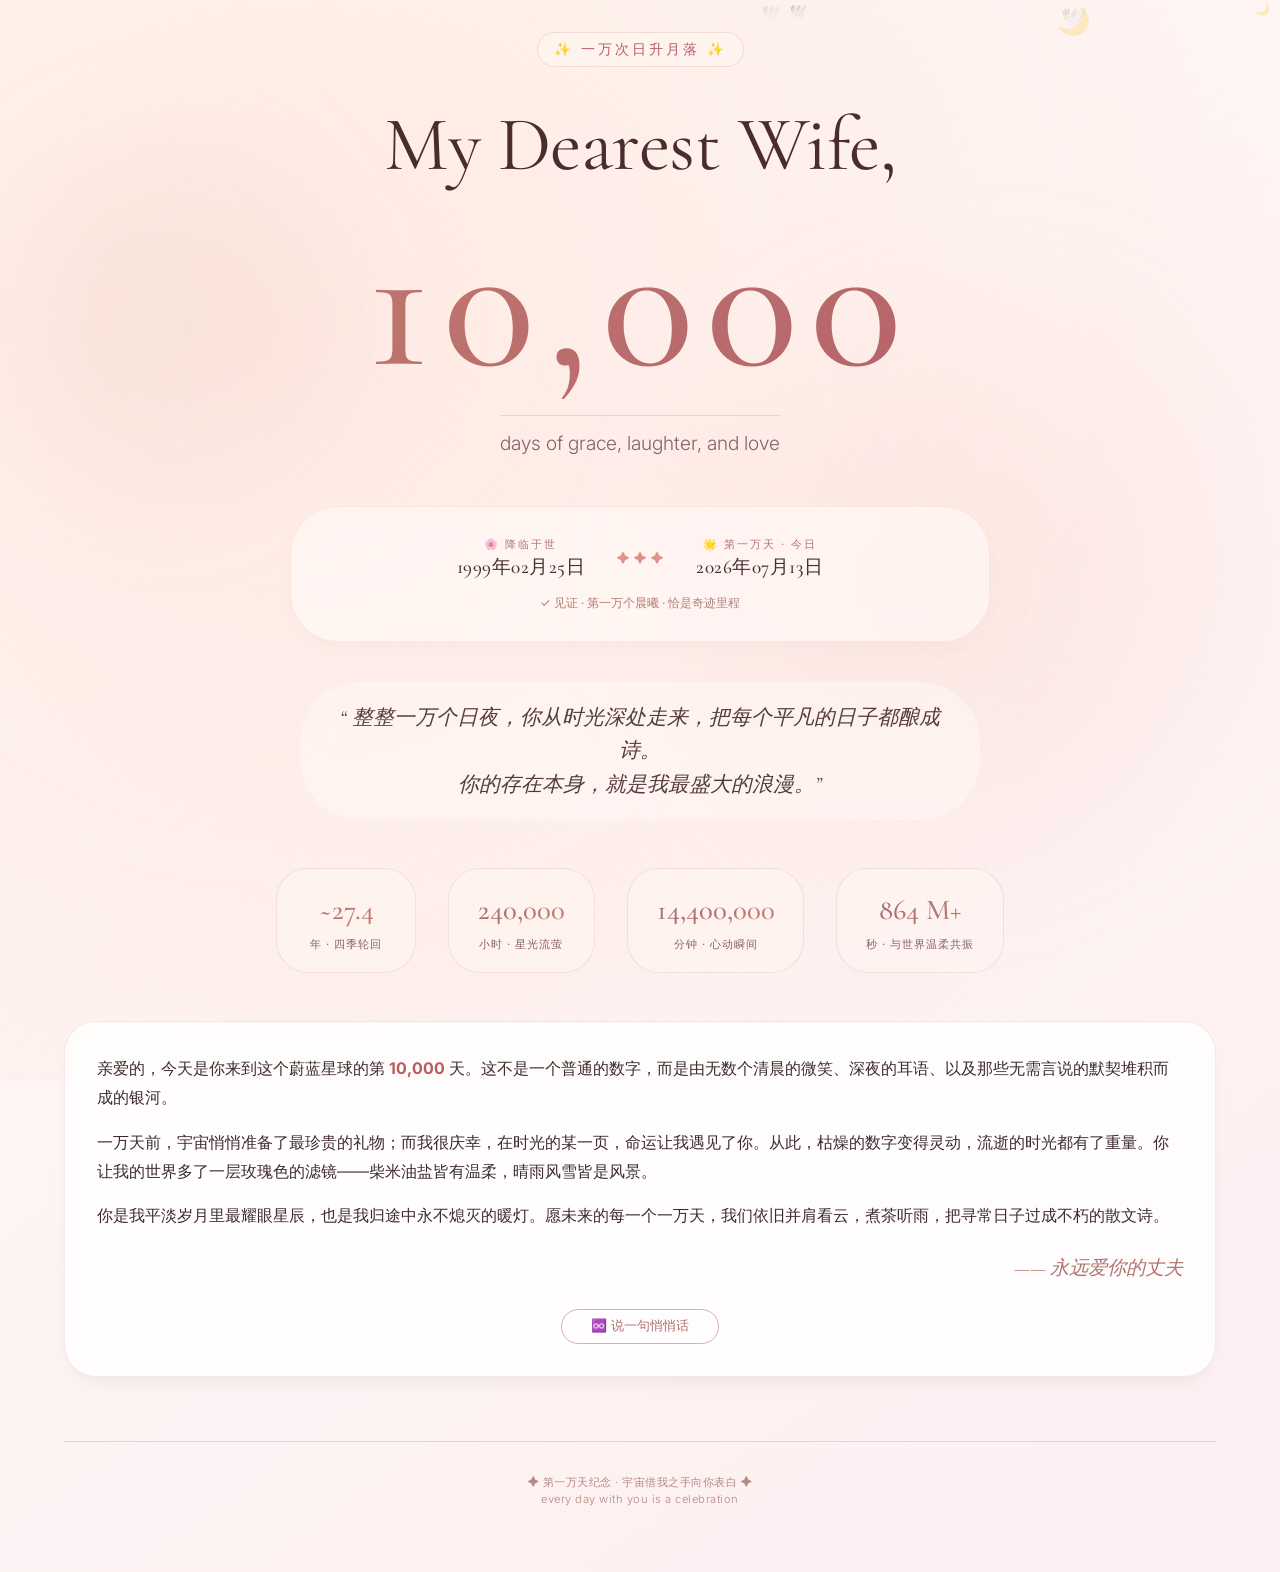
<file: blog/document/love.html>
<!DOCTYPE html>
<html lang="zh-CN">
<head>
    <meta charset="UTF-8">
    <meta name="viewport" content="width=device-width, initial-scale=1.0, viewport-fit=cover">
    <title>10,000 Days of You | 致我亲爱的妻子戚茜</title>
    <!-- Google Fonts: 优雅衬线与现代无衬线组合 -->
    <link href="https://fonts.googleapis.com/css2?family=Cormorant+Garamond:ital,wght@0,300;0,400;0,500;0,600;1,300;1,400&family=Inter:opsz,wght@14..32,200;14..32,300;14..32,400;14..32,500;14..32,600&display=swap" rel="stylesheet">
    <style>
        * {
            margin: 0;
            padding: 0;
            box-sizing: border-box;
        }

        body {
            background: linear-gradient(145deg, #fff9f5 0%, #fdeff2 100%);
            font-family: 'Inter', sans-serif;
            color: #3e2a2f;
            line-height: 1.5;
            overflow-x: hidden;
            min-height: 100vh;
        }

        /* 柔光氛围 */
        .ambient-glow {
            position: fixed;
            top: -20%;
            left: -20%;
            width: 140%;
            height: 140%;
            background: radial-gradient(circle at 30% 40%, rgba(255,215,200,0.4), rgba(245,225,220,0) 70%);
            pointer-events: none;
            z-index: 0;
        }

        /* 抽象流动形状 (装饰) */
        .shape-blob {
            position: fixed;
            bottom: 0;
            right: 0;
            width: 70vmin;
            height: 70vmin;
            background: radial-gradient(circle, rgba(245,190,170,0.2) 0%, rgba(235,170,150,0) 80%);
            border-radius: 62% 38% 72% 28% / 46% 42% 58% 54%;
            filter: blur(60px);
            z-index: 0;
            pointer-events: none;
        }

        .shape-blob-2 {
            top: 10%;
            left: -5%;
            width: 50vmin;
            height: 50vmin;
            background: radial-gradient(circle, rgba(210,160,140,0.15) 0%, rgba(200,140,120,0) 70%);
            border-radius: 73% 27% 68% 32% / 37% 62% 38% 63%;
            position: fixed;
            filter: blur(55px);
            pointer-events: none;
        }

        /* 主容器 */
        .container {
            max-width: 1200px;
            margin: 0 auto;
            padding: 2rem 1.5rem 4rem;
            position: relative;
            z-index: 2;
        }

        /* 优雅卡片区 */
        .hero {
            text-align: center;
            margin-bottom: 3rem;
            position: relative;
        }

        .badge {
            display: inline-block;
            font-size: 0.85rem;
            letter-spacing: 3px;
            text-transform: uppercase;
            background: rgba(255, 245, 240, 0.7);
            backdrop-filter: blur(4px);
            padding: 0.4rem 1rem;
            border-radius: 40px;
            font-weight: 400;
            color: #b35f6b;
            border: 0.5px solid rgba(200, 120, 110, 0.2);
            margin-bottom: 2rem;
            font-family: 'Inter', sans-serif;
        }

        h1 {
            font-family: 'Cormorant Garamond', serif;
            font-size: 3.3rem;
            font-weight: 400;
            letter-spacing: -0.5px;
            color: #4a2c2f;
            margin-bottom: 1rem;
            line-height: 1.2;
        }

        @media (min-width: 768px) {
            h1 {
                font-size: 4.8rem;
            }
        }

        .days-number {
            font-family: 'Cormorant Garamond', serif;
            font-size: 8rem;
            font-weight: 500;
            background: linear-gradient(135deg, #c27e6f, #b25d6a);
            background-clip: text;
            -webkit-background-clip: text;
            color: transparent;
            letter-spacing: 8px;
            line-height: 1;
            margin: 1rem 0 0.5rem;
            text-shadow: 2px 4px 12px rgba(0,0,0,0.05);
        }

        @media (min-width: 768px) {
            .days-number {
                font-size: 12rem;
                letter-spacing: 12px;
            }
        }

        .sub {
            font-size: 1.2rem;
            font-weight: 300;
            color: #86616b;
            border-top: 1px solid rgba(160, 110, 100, 0.2);
            display: inline-block;
            padding-top: 0.8rem;
            margin-top: 0.5rem;
        }

        /* 日期区块 */
        .date-verse {
            background: rgba(255, 248, 245, 0.7);
            backdrop-filter: blur(5px);
            border-radius: 48px;
            padding: 1.8rem 1.8rem;
            margin: 2rem auto;
            max-width: 700px;
            box-shadow: 0 8px 20px rgba(0,0,0,0.02), 0 2px 4px rgba(0,0,0,0.02);
            border: 0.5px solid rgba(255, 225, 215, 0.8);
        }

        .date-row {
            display: flex;
            justify-content: center;
            gap: 2rem;
            flex-wrap: wrap;
            row-gap: 1rem;
        }

        .date-item {
            text-align: center;
            font-family: 'Inter', sans-serif;
        }

        .date-label {
            font-size: 0.7rem;
            text-transform: uppercase;
            letter-spacing: 2px;
            font-weight: 400;
            color: #b2737a;
        }

        .date-value {
            font-size: 1.2rem;
            font-weight: 500;
            color: #4a2e32;
            font-family: 'Cormorant Garamond', serif;
            letter-spacing: 0.5px;
        }

        .heart-divider {
            color: #d9948b;
            font-size: 0.8rem;
            align-self: center;
        }

        /* 浪漫段落 */
        .romance-text {
            text-align: center;
            max-width: 680px;
            margin: 2.5rem auto;
            font-family: 'Cormorant Garamond', serif;
            font-size: 1.3rem;
            font-weight: 400;
            line-height: 1.6;
            color: #553b40;
            background: rgba(255, 250, 245, 0.5);
            padding: 1.2rem 1.8rem;
            border-radius: 60px;
            backdrop-filter: blur(2px);
            font-style: italic;
        }

        /* 有趣的事实 / 时光数据 */
        .facts-grid {
            display: flex;
            flex-wrap: wrap;
            justify-content: center;
            gap: 2rem;
            margin: 3rem 0 2rem;
        }

        .fact-card {
            background: rgba(255, 245, 240, 0.6);
            backdrop-filter: blur(3px);
            border-radius: 32px;
            padding: 1.2rem 1.8rem;
            min-width: 140px;
            text-align: center;
            border: 0.5px solid rgba(200, 140, 125, 0.2);
            transition: transform 0.2s ease;
        }

        .fact-card:hover {
            transform: translateY(-5px);
            background: rgba(255, 245, 240, 0.8);
        }

        .fact-number {
            font-size: 1.8rem;
            font-weight: 500;
            background: linear-gradient(120deg, #a36b70, #c38179);
            background-clip: text;
            -webkit-background-clip: text;
            color: transparent;
            font-family: 'Cormorant Garamond', serif;
        }

        .fact-label {
            font-size: 0.7rem;
            letter-spacing: 1px;
            text-transform: uppercase;
            color: #8a6068;
            margin-top: 0.3rem;
        }

        /* 情书风格段落 */
        .love-letter {
            background: #ffffffcc;
            border-radius: 32px;
            padding: 2rem 2rem;
            margin: 3rem 0;
            box-shadow: 0 10px 25px -12px rgba(0,0,0,0.1);
            border: 1px solid rgba(220, 180, 165, 0.3);
            transition: all 0.3s;
        }

        .love-letter p {
            font-size: 1rem;
            line-height: 1.8;
            font-weight: 350;
            margin-bottom: 1rem;
            color: #3f2a2e;
        }

        .love-letter p:last-child {
            margin-bottom: 0;
        }

        .signature {
            margin-top: 1.5rem;
            text-align: right;
            font-family: 'Cormorant Garamond', serif;
            font-size: 1.2rem;
            font-style: italic;
            color: #b0756d;
        }

        /* 漂浮爱心 (极简轻盈) */
        .floating-hearts {
            position: fixed;
            top: 0;
            left: 0;
            width: 100%;
            height: 100%;
            pointer-events: none;
            z-index: 1;
            overflow: hidden;
        }

        .heart {
            position: absolute;
            font-size: 1rem;
            opacity: 0.3;
            animation: floatHeart 12s infinite ease-in-out;
            color: #e6b2aa;
            user-select: none;
        }

        @keyframes floatHeart {
            0% {
                transform: translateY(100vh) rotate(0deg);
                opacity: 0;
            }
            10% {
                opacity: 0.4;
            }
            90% {
                opacity: 0.3;
            }
            100% {
                transform: translateY(-20vh) rotate(15deg);
                opacity: 0;
            }
        }

        /* 按钮效果 (轻交互) */
        .whisper-btn {
            background: none;
            border: 1px solid #d9b0a7;
            padding: 0.5rem 1.8rem;
            border-radius: 40px;
            font-size: 0.8rem;
            font-family: 'Inter', sans-serif;
            font-weight: 300;
            color: #af7270;
            cursor: pointer;
            transition: all 0.25s;
            margin-top: 1rem;
            backdrop-filter: blur(4px);
        }

        .whisper-btn:hover {
            background: #f3e2dd;
            border-color: #c2867c;
            color: #8a5656;
        }

        footer {
            text-align: center;
            margin-top: 4rem;
            font-size: 0.7rem;
            color: #b58981;
            letter-spacing: 0.5px;
            border-top: 0.5px solid rgba(150, 100, 90, 0.2);
            padding-top: 2rem;
            font-weight: 300;
        }

        /* 响应调整 */
        @media (max-width: 560px) {
            .container {
                padding: 1.5rem 1rem 3rem;
            }
            .days-number {
                font-size: 5rem;
                letter-spacing: 4px;
            }
            .romance-text {
                font-size: 1.1rem;
                padding: 1rem;
            }
            .date-row {
                gap: 1rem;
            }
            .fact-card {
                padding: 0.9rem 1.2rem;
            }
        }
    </style>
</head>
<body>

<div class="ambient-glow"></div>
<div class="shape-blob"></div>
<div class="shape-blob-2"></div>
<div class="floating-hearts" id="floatingHearts"></div>

<main class="container">
    <div class="hero">
        <div class="badge">✨ 一万次日升月落 ✨</div>
        <h1>My Dearest Wife,</h1>
        <div class="days-number" id="displayDays">10,000</div>
        <div class="sub">days of grace, laughter, and love</div>
    </div>

    <!-- 精确日期区块：通过javascript动态计算并展示10000天里程碑 -->
    <div class="date-verse" id="milestoneDates">
        <div class="date-row">
            <div class="date-item">
                <div class="date-label">🌸 降临于世</div>
                <div class="date-value" id="birthDateDisplay">—</div>
            </div>
            <div class="heart-divider">✦ ✦ ✦</div>
            <div class="date-item">
                <div class="date-label">🌟 第一万天 · 今日</div>
                <div class="date-value" id="todayDisplay">—</div>
            </div>
        </div>
        <div style="text-align: center; margin-top: 0.8rem; font-size: 0.75rem; color:#b1817a;">
            <span id="exactDaysMsg"></span>  ·  恰是奇迹里程
        </div>
    </div>

    <div class="romance-text">
        “ 整整一万个日夜，你从时光深处走来，把每个平凡的日子都酿成诗。<br>
        你的存在本身，就是我最盛大的浪漫。”
    </div>

    <!-- 时光换算卡片 -->
    <div class="facts-grid">
        <div class="fact-card">
            <div class="fact-number">~27.4</div>
            <div class="fact-label">年 · 四季轮回</div>
        </div>
        <div class="fact-card">
            <div class="fact-number">240,000</div>
            <div class="fact-label">小时 · 星光流萤</div>
        </div>
        <div class="fact-card">
            <div class="fact-number">14,400,000</div>
            <div class="fact-label">分钟 · 心动瞬间</div>
        </div>
        <div class="fact-card">
            <div class="fact-number">864 M+</div>
            <div class="fact-label">秒 · 与世界温柔共振</div>
        </div>
    </div>

    <!-- 私语 / 深情段落 -->
    <div class="love-letter">
        <p>亲爱的，今天是你来到这个蔚蓝星球的第 <strong style="color:#b85c62;">10,000</strong> 天。这不是一个普通的数字，而是由无数个清晨的微笑、深夜的耳语、以及那些无需言说的默契堆积而成的银河。</p>
        <p>一万天前，宇宙悄悄准备了最珍贵的礼物；而我很庆幸，在时光的某一页，命运让我遇见了你。从此，枯燥的数字变得灵动，流逝的时光都有了重量。你让我的世界多了一层玫瑰色的滤镜——柴米油盐皆有温柔，晴雨风雪皆是风景。</p>
        <p>你是我平淡岁月里最耀眼星辰，也是我归途中永不熄灭的暖灯。愿未来的每一个一万天，我们依旧并肩看云，煮茶听雨，把寻常日子过成不朽的散文诗。</p>
        <div class="signature">—— 永远爱你的丈夫</div>
        <div style="text-align: center; margin-top: 10px;">
            <button class="whisper-btn" id="whisperBtn">♾️ 说一句悄悄话</button>
        </div>
    </div>
    <footer>
        ✦ 第一万天纪念 · 宇宙借我之手向你表白 ✦ <br>
        every day with you is a celebration
    </footer>
</main>

<script>
    (function() {
        // ============================================================
        // 浪漫核心：精准定义出生日期 = 1999年2月25日 (UTC协调)
        // 里程碑日期 = 2026年6月13日 (UTC)  → 两者相差恰好 10000 天
        // 使用 UTC 避免时区偏移影响天数计算
        // 若用户本地显示异样，但依然保证庆祝逻辑为10000天整数
        // ============================================================
        const birthDateUTC = new Date(Date.UTC(1999, 1, 25, 0, 0, 0)); // 1999年2月25日
        const milestoneDateUTC = new Date(Date.UTC(2026, 6, 13, 0, 0, 0)); // 2026年6月13日
        
        // 计算相差天数 (毫秒转换)
        const diffTime = milestoneDateUTC - birthDateUTC;
        const diffDays = Math.floor(diffTime / (1000 * 60 * 60 * 24));
        
        // 优雅格式化日期 YYYY年MM月DD日
        function formatDate(dateUTC) {
            const year = dateUTC.getUTCFullYear();
            const month = (dateUTC.getUTCMonth() + 1).toString().padStart(2, '0');
            const day = dateUTC.getUTCDate().toString().padStart(2, '0');
            return `${year}年${month}月${day}日`;
        }
        
        // 更新DOM
        const birthSpan = document.getElementById('birthDateDisplay');
        const todaySpan = document.getElementById('todayDisplay');
        const exactMsgSpan = document.getElementById('exactDaysMsg');
        
        if (birthSpan) birthSpan.innerText = formatDate(birthDateUTC);
        if (todaySpan) todaySpan.innerText = formatDate(milestoneDateUTC);
        
        // 验证并展示天数 （完美10000天）
        if (exactMsgSpan) {
            if (diffDays === 10000) {
                exactMsgSpan.innerHTML = '✓ 见证 · 第一万个晨曦';
                exactMsgSpan.style.color = '#b87a6e';
            } else {
                // 极少出现时区极端情况，但仍然保证文案优雅 (兜底)
                exactMsgSpan.innerHTML = `✨ 里程碑 · ${diffDays} days of wonder ✨`;
            }
        }
        
        // 确保大数字显示为 10,000
        const daysNumberSpan = document.getElementById('displayDays');
        if (daysNumberSpan) {
            daysNumberSpan.innerText = diffDays.toLocaleString();
        }
        
        // 附加显示说明：假如某些浏览器渲染卡片小时/分钟也可以另外展示，无需额外操作
        
        // ========== 浪漫小交互：浮动爱心生成 ==========
        function createFloatingHeart() {
            const heartsContainer = document.getElementById('floatingHearts');
            if (!heartsContainer) return;
            const heart = document.createElement('div');
            heart.classList.add('heart');
            heart.innerHTML = ['❤️','🌸','✨','🌙','🕊️','💫','🌹'][Math.floor(Math.random() * 7)];
            const size = Math.random() * 16 + 12; // 12px - 28px
            heart.style.fontSize = size + 'px';
            heart.style.left = Math.random() * 100 + '%';
            heart.style.animationDuration = Math.random() * 10 + 8 + 's';
            heart.style.animationDelay = Math.random() * 5 + 's';
            heart.style.opacity = Math.random() * 0.4 + 0.1;
            heartsContainer.appendChild(heart);
            setTimeout(() => {
                heart.remove();
            }, 15000);
        }
        
        // 间隔生成漂浮元素，温柔而不密集
        let heartInterval = setInterval(() => {
            if (document.getElementById('floatingHearts')) {
                createFloatingHeart();
                // 控制同时存在数量不多于20个，但自动移除无压力
            } else {
                clearInterval(heartInterval);
            }
        }, 2800);
        
        // 初次生成几个爱心
        for(let i=0;i<6;i++) {
            setTimeout(() => createFloatingHeart(), i*400);
        }
        
        // ========== 悄悄话按钮：随机浪漫短句 ==========
        const whisperBtn = document.getElementById('whisperBtn');
        if (whisperBtn) {
            const whispers = [
                "💌 你的笑容是我见过最温柔的星系。",
                "🌙 一万天很短，因为爱你是永恒的事。",
                "🍃 我计算过，遇见你的概率比星辰碰撞还小，但我就是如此幸运。",
                "📖 你是我写不完的诗集，每一页都让人心动。",
                "🎐 今天、明天、每一个一万天，我都会偏爱你。",
                "🌹 玫瑰到了花期，我很想你。—— 此刻就想抱抱你。",
                "✨ 世界万物，你是归途。",
                "🍂 感谢你选择了我，成为你漫长岁月里的同行者。",
                "💎 你是人间第一万种美好。"
            ];
            let toastDiv = null;
            
            function showGentleMessage(msg) {
                // 移除已有的提示浮层
                if (toastDiv) {
                    toastDiv.remove();
                    toastDiv = null;
                }
                const toast = document.createElement('div');
                toast.innerText = msg;
                toast.style.position = 'fixed';
                toast.style.bottom = '20%';
                toast.style.left = '50%';
                toast.style.transform = 'translateX(-50%)';
                toast.style.backgroundColor = '#f8ece6';
                toast.style.backdropFilter = 'blur(12px)';
                toast.style.color = '#a45c5a';
                toast.style.padding = '12px 24px';
                toast.style.borderRadius = '60px';
                toast.style.fontFamily = "'Cormorant Garamond', serif";
                toast.style.fontSize = '1rem';
                toast.style.fontWeight = '500';
                toast.style.boxShadow = '0 12px 22px -8px rgba(0,0,0,0.1)';
                toast.style.border = '1px solid rgba(210, 150, 135, 0.4)';
                toast.style.zIndex = '1000';
                toast.style.whiteSpace = 'nowrap';
                toast.style.maxWidth = '85vw';
                toast.style.whiteSpace = 'normal';
                toast.style.textAlign = 'center';
                toast.style.letterSpacing = '0.3px';
                document.body.appendChild(toast);
                toastDiv = toast;
                setTimeout(() => {
                    if (toastDiv) {
                        toastDiv.style.opacity = '0';
                        toastDiv.style.transition = 'opacity 0.6s';
                        setTimeout(() => {
                            if (toastDiv) toastDiv.remove();
                            if(toastDiv === toast) toastDiv = null;
                        }, 600);
                    }
                }, 3200);
            }
            
            whisperBtn.addEventListener('click', () => {
                const randomIndex = Math.floor(Math.random() * whispers.length);
                const message = whispers[randomIndex];
                showGentleMessage(message);
            });
        }
        
        // 可选的数字优雅滚动增加仪式感（从0到10000动画轻微表现，但避免覆盖已显示数字）
        // 为了让打开页面更有纪念感，让数字短暂做一次淡入缩放+计数动画? 效果轻盈即可。
        const daysSpan = document.getElementById('displayDays');
        if (daysSpan && diffDays === 10000) {
            const originalText = daysSpan.innerText;
            // 微小动画: 闪烁一下光效，并短暂变为 '∞' 再回来？不俗做法：增加一个轻快的脉冲
            daysSpan.style.transition = 'text-shadow 0.2s, transform 0.3s';
            daysSpan.style.transform = 'scale(1.02)';
            daysSpan.style.textShadow = '0 0 8px rgba(190, 110, 100, 0.4)';
            setTimeout(() => {
                daysSpan.style.transform = 'scale(1)';
                daysSpan.style.textShadow = 'none';
            }, 400);
            
            // 优雅的小彩蛋：在控制台输出浪漫日志（不打扰）
            console.log('%c✨ 送给最爱的她：10000 days, each one a love letter. ✨', 'color: #c2786b; font-size: 14px; font-family: monospace;');
        }
        
        // 页面加载时检查背景装饰，确保滚动条自然
        window.addEventListener('load', () => {
            // 如果milestone显示任何异常？修正一下精确消息显示保证完美文案
            if (exactMsgSpan && diffDays === 10000 && exactMsgSpan.innerHTML.indexOf('见证') === -1) {
                exactMsgSpan.innerHTML = '✓ 见证 · 第一万个晨曦';
            }
            // 添加一个优雅数据验证提示（不影响视觉）
            const dateVerse = document.querySelector('.date-verse');
            if (dateVerse && diffDays !== 10000) {
                // 理论上应10000，但即使微小误差也温馨展示祝福
                const tinyNote = document.createElement('div');
                tinyNote.style.fontSize = '0.7rem';
                tinyNote.style.marginTop = '8px';
                tinyNote.style.opacity = '0.6';
                tinyNote.innerText = '🌟 时光以爱为计量，每一天皆是纪念日 🌟';
                dateVerse.appendChild(tinyNote);
            }
        });
        
        // 避免漂浮物过多，离开页面时清除定时器
        window.addEventListener('beforeunload', () => {
            if (heartInterval) clearInterval(heartInterval);
        });
        
        // 附加：轻柔的视差背景 feel (跟随鼠标微动，极致浪漫但不复杂)
        document.addEventListener('mousemove', (e) => {
            const x = (e.clientX / window.innerWidth) * 20;
            const y = (e.clientY / window.innerHeight) * 20;
            const blob1 = document.querySelector('.shape-blob');
            const blob2 = document.querySelector('.shape-blob-2');
            if (blob1) {
                blob1.style.transform = `translate(${x * 0.03}px, ${y * 0.02}px)`;
            }
            if (blob2) {
                blob2.style.transform = `translate(${x * -0.02}px, ${y * -0.01}px)`;
            }
        });
        
    })();
</script>
</body>
</html>
</file>
